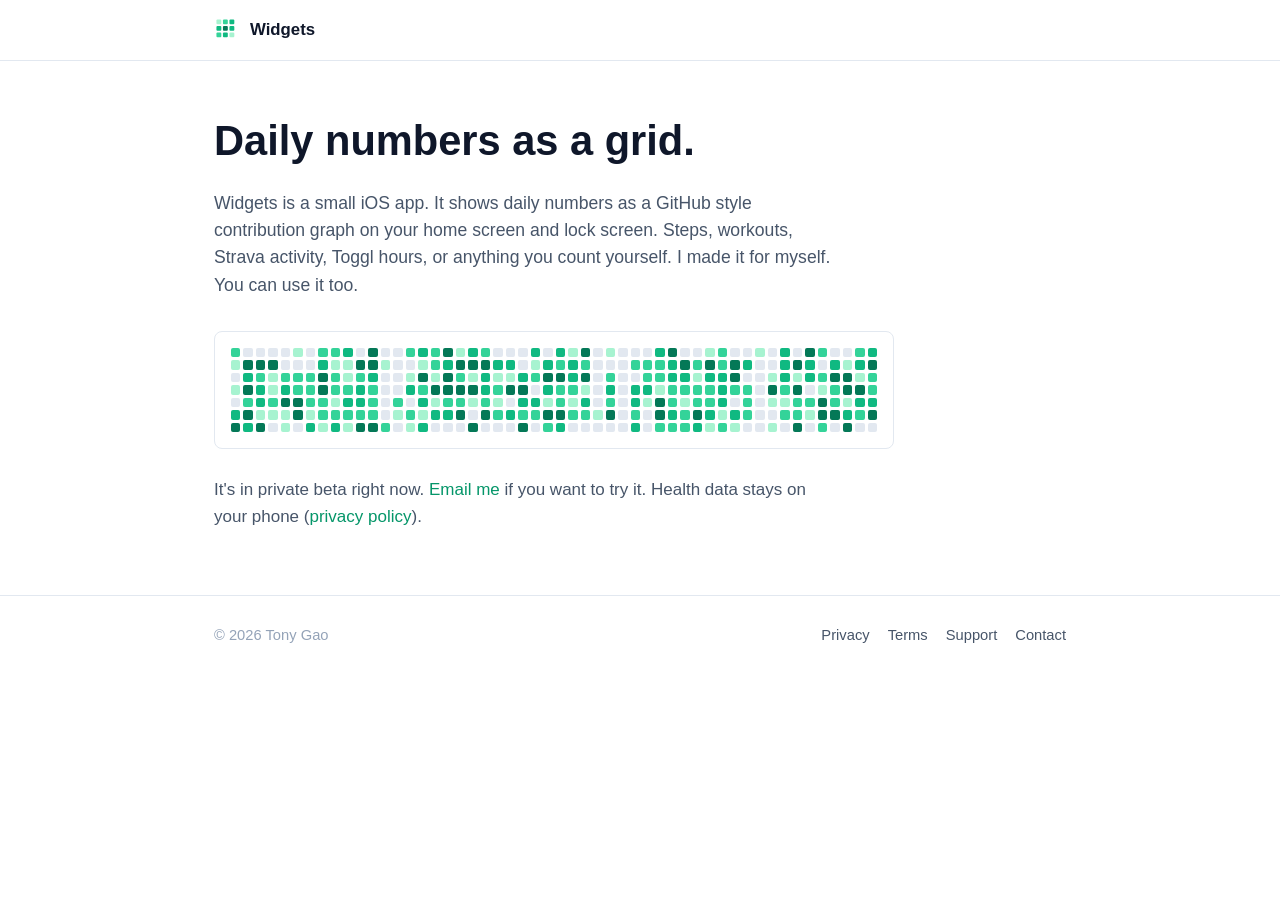
<file: index.html>
<!DOCTYPE html>
<html lang="en">
<head>
  <meta charset="UTF-8">
  <meta name="viewport" content="width=device-width, initial-scale=1.0">
  <title>Widgets</title>
  <meta name="description" content="A small iOS app that shows daily numbers as a GitHub style contribution graph on your home screen.">
  <link rel="icon" type="image/svg+xml" href="favicon.svg">
  <link rel="stylesheet" href="styles.css">
  <meta property="og:title" content="Widgets">
  <meta property="og:description" content="A small iOS app that shows daily numbers as a GitHub style contribution graph on your home screen.">
  <meta property="og:type" content="website">
  <meta name="theme-color" content="#10b981">
</head>
<body>
  <header class="site">
    <div class="container">
      <a class="brand" href="index.html">
        <svg viewBox="0 0 32 32" aria-hidden="true">
          <rect x="3"  y="3"  width="6" height="6" rx="1.2" fill="#a7f3d0"/>
          <rect x="11" y="3"  width="6" height="6" rx="1.2" fill="#34d399"/>
          <rect x="19" y="3"  width="6" height="6" rx="1.2" fill="#10b981"/>
          <rect x="3"  y="11" width="6" height="6" rx="1.2" fill="#10b981"/>
          <rect x="11" y="11" width="6" height="6" rx="1.2" fill="#047857"/>
          <rect x="19" y="11" width="6" height="6" rx="1.2" fill="#10b981"/>
          <rect x="3"  y="19" width="6" height="6" rx="1.2" fill="#34d399"/>
          <rect x="11" y="19" width="6" height="6" rx="1.2" fill="#10b981"/>
          <rect x="19" y="19" width="6" height="6" rx="1.2" fill="#a7f3d0"/>
        </svg>
        Widgets
      </a>
    </div>
  </header>

  <main>
    <section class="hero">
      <div class="container">
        <h1>Daily numbers as a grid.</h1>
        <p class="lede">
          Widgets is a small iOS app. It shows daily numbers as a GitHub style
          contribution graph on your home screen and lock screen. Steps,
          workouts, Strava activity, Toggl hours, or anything you count
          yourself. I made it for myself. You can use it too.
        </p>

        <div class="heatmap" id="hero-heatmap" aria-hidden="true"></div>

        <p class="availability">
          It's in private beta right now.
          <a href="mailto:t.gao@yale.edu?subject=Widgets%20beta">Email me</a>
          if you want to try it. Health data stays on your phone
          (<a href="privacy.html">privacy policy</a>).
        </p>
      </div>
    </section>
  </main>

  <footer class="site">
    <div class="container">
      <span>© <span id="year">2026</span> Tony Gao</span>
      <nav>
        <a href="privacy.html">Privacy</a>
        <a href="terms.html">Terms</a>
        <a href="support.html">Support</a>
        <a href="mailto:t.gao@yale.edu">Contact</a>
      </nav>
    </div>
  </footer>

  <script>
    // Hero heatmap: 52 weeks x 7 days of plausible habit data.
    // Streaks build momentum, weekends dip, and sometimes life gets in the
    // way for a few days.
    (function () {
      const root = document.getElementById('hero-heatmap');
      if (!root) return;

      const DAYS = 52 * 7;
      const levels = new Array(DAYS).fill(0);
      let momentum = 0.8;    // how ingrained the habit is right now, 0..1
      let gap = 0;           // days remaining in a "fell off the wagon" stretch

      for (let i = 0; i < DAYS; i++) {
        if (gap > 0) {
          gap--;
          if (gap === 0) momentum = 0.6; // takes a while to get going again
          continue;
        }
        // Rarely, a multi-day break: travel, sickness, lost interest.
        if (Math.random() < 0.008) {
          gap = 3 + Math.floor(Math.random() * 7);
          continue;
        }
        const weekend = i % 7 === 0 || i % 7 === 6;
        const pActive = momentum * (weekend ? 0.65 : 1.0);
        if (Math.random() < pActive) {
          const burst = Math.random() < 0.1 ? 1 : 0; // occasional big day
          levels[i] = Math.min(4, 1 + Math.floor(Math.random() * (1.5 + momentum * 2.5)) + burst);
          momentum = Math.min(0.95, momentum + 0.05);
        } else {
          momentum = Math.max(0.5, momentum - 0.03);
        }
      }

      const cls = ['', 'l1', 'l2', 'l3', 'l4'];
      const frag = document.createDocumentFragment();
      for (let w = 0; w < 52; w++) {
        const col = document.createElement('div');
        col.className = 'col';
        for (let d = 0; d < 7; d++) {
          const cell = document.createElement('div');
          cell.className = 'cell ' + cls[levels[w * 7 + d]];
          col.appendChild(cell);
        }
        frag.appendChild(col);
      }
      root.appendChild(frag);

      const y = document.getElementById('year');
      if (y) y.textContent = String(new Date().getFullYear());
    })();
  </script>
</body>
</html>
</file>
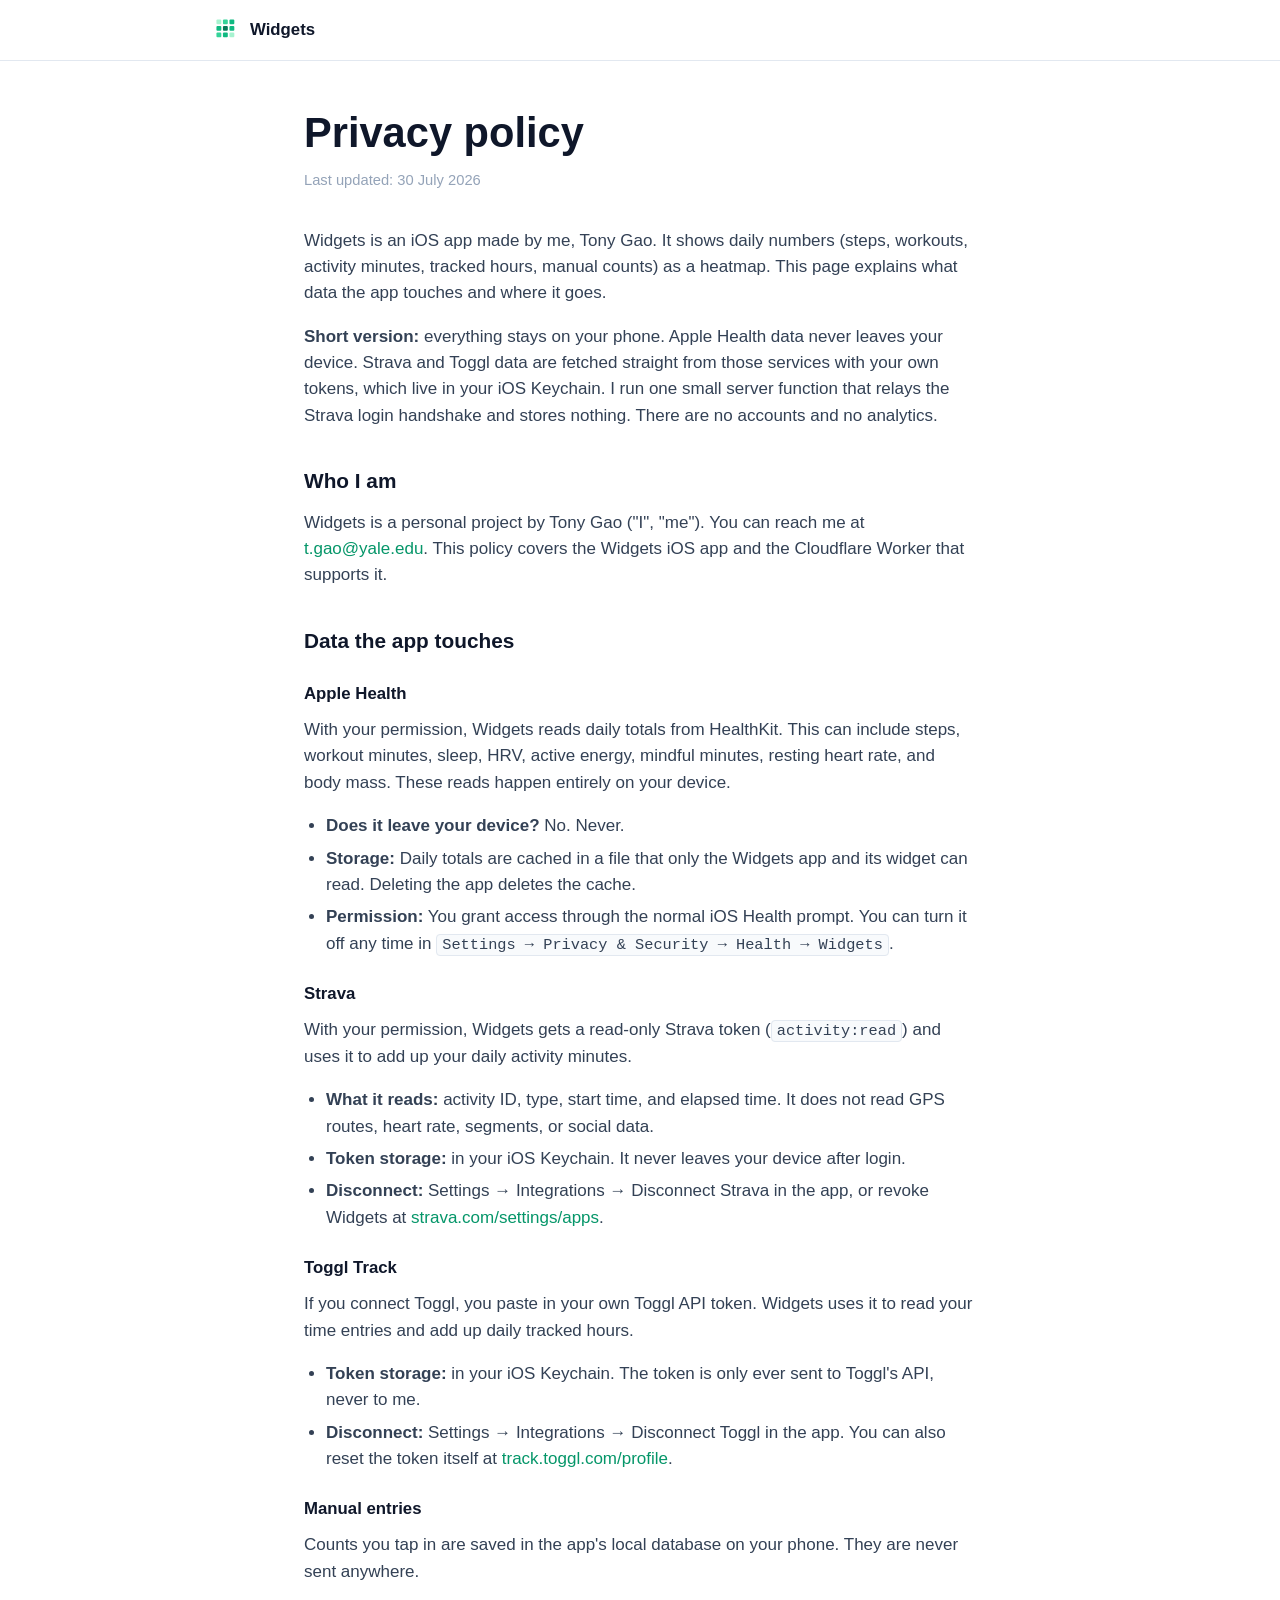
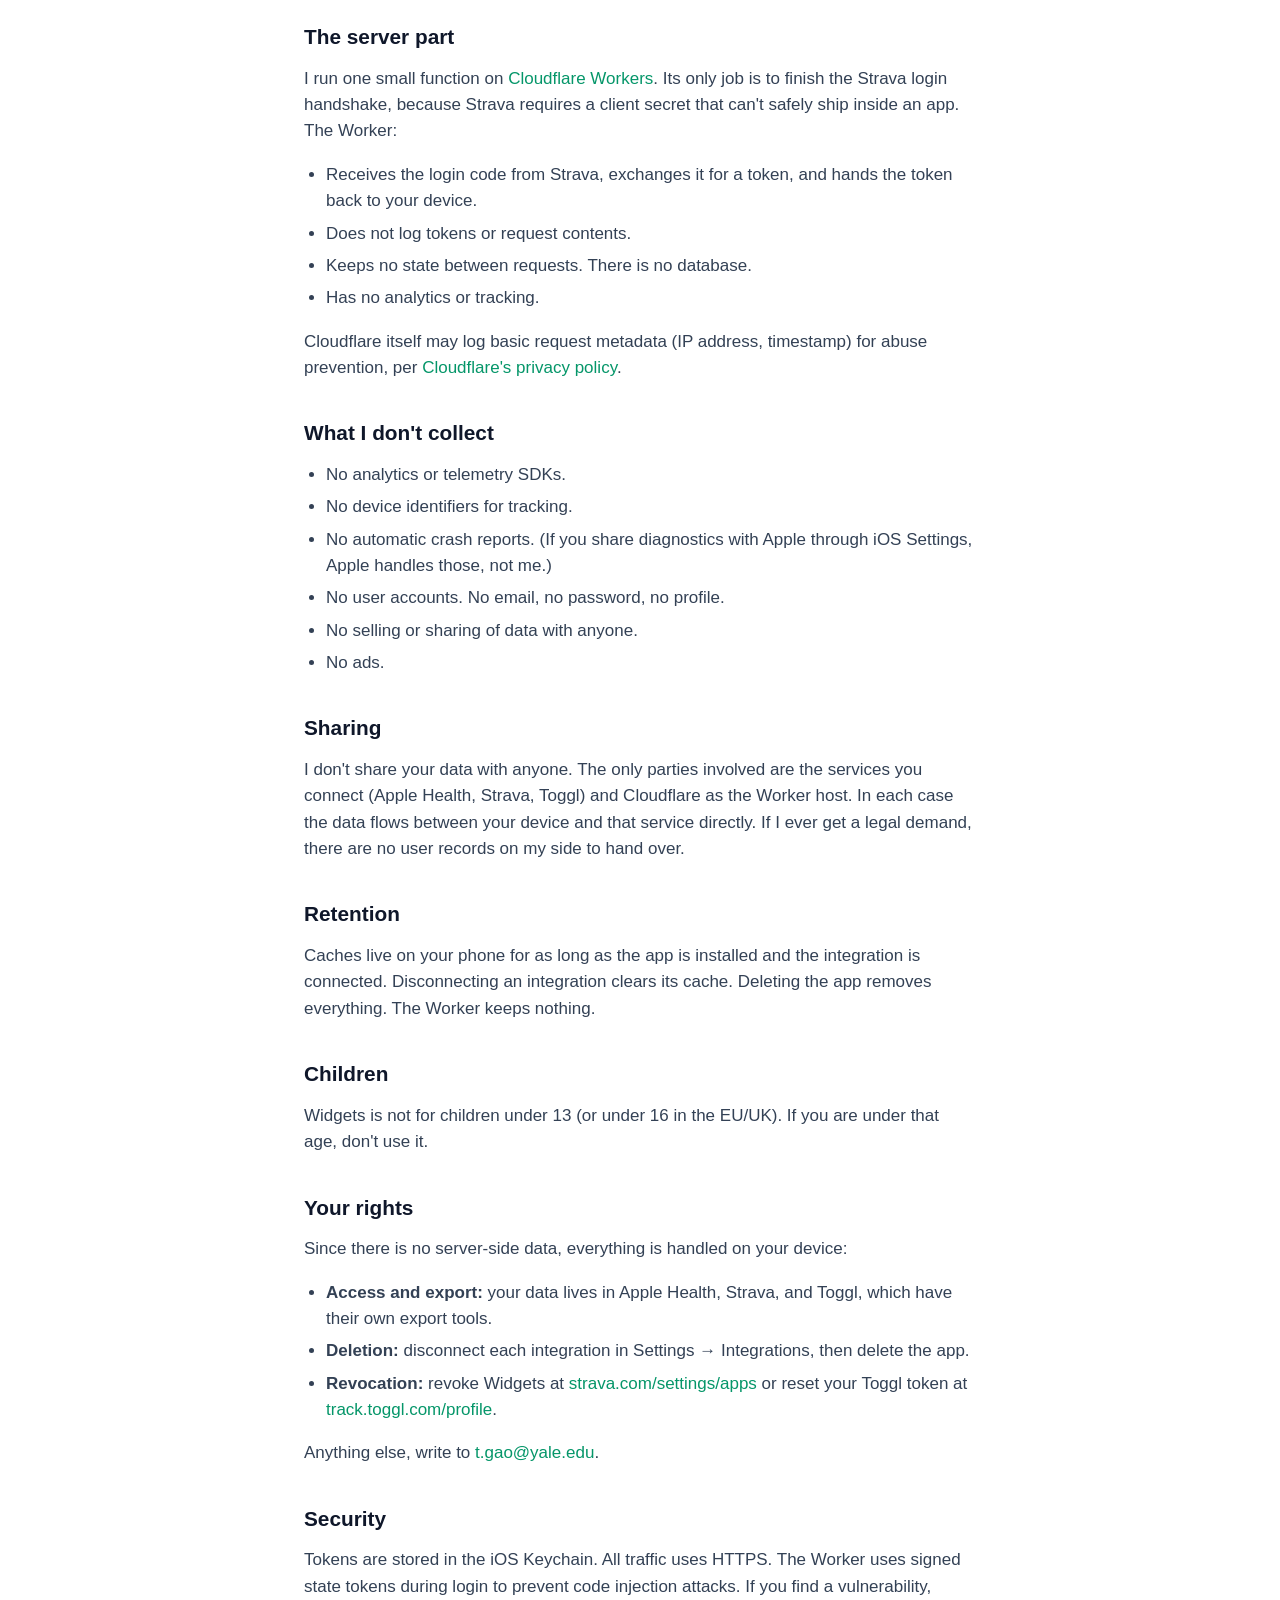
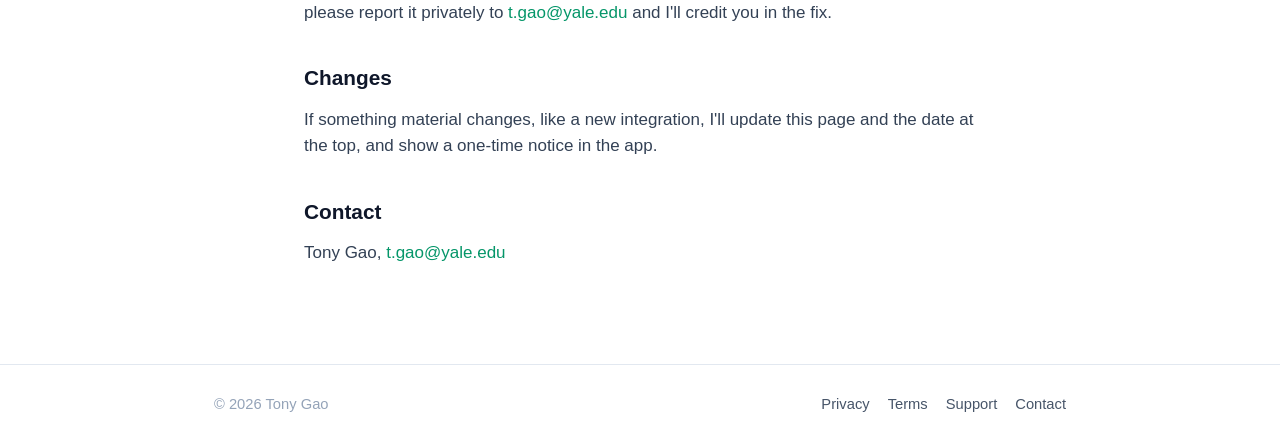
<file: privacy.html>
<!DOCTYPE html>
<html lang="en">
<head>
  <meta charset="UTF-8">
  <meta name="viewport" content="width=device-width, initial-scale=1.0">
  <title>Widgets privacy policy</title>
  <meta name="description" content="Widgets privacy policy. Health data stays on your device. Integration tokens are stored in your iOS Keychain.">
  <link rel="icon" type="image/svg+xml" href="favicon.svg">
  <link rel="stylesheet" href="styles.css">
</head>
<body>
  <header class="site">
    <div class="container">
      <a class="brand" href="index.html">
        <svg viewBox="0 0 32 32" aria-hidden="true">
          <rect x="3"  y="3"  width="6" height="6" rx="1.2" fill="#a7f3d0"/>
          <rect x="11" y="3"  width="6" height="6" rx="1.2" fill="#34d399"/>
          <rect x="19" y="3"  width="6" height="6" rx="1.2" fill="#10b981"/>
          <rect x="3"  y="11" width="6" height="6" rx="1.2" fill="#10b981"/>
          <rect x="11" y="11" width="6" height="6" rx="1.2" fill="#047857"/>
          <rect x="19" y="11" width="6" height="6" rx="1.2" fill="#10b981"/>
          <rect x="3"  y="19" width="6" height="6" rx="1.2" fill="#34d399"/>
          <rect x="11" y="19" width="6" height="6" rx="1.2" fill="#10b981"/>
          <rect x="19" y="19" width="6" height="6" rx="1.2" fill="#a7f3d0"/>
        </svg>
        Widgets
      </a>
    </div>
  </header>

  <article class="legal">
    <h1>Privacy policy</h1>
    <p class="updated">Last updated: 30 July 2026</p>

    <p>
      Widgets is an iOS app made by me, Tony Gao. It shows daily numbers
      (steps, workouts, activity minutes, tracked hours, manual counts) as a
      heatmap. This page explains what data the app touches and where it goes.
    </p>

    <p>
      <strong>Short version:</strong> everything stays on your phone. Apple
      Health data never leaves your device. Strava and Toggl data are fetched
      straight from those services with your own tokens, which live in your
      iOS Keychain. I run one small server function that relays the Strava
      login handshake and stores nothing. There are no accounts and no
      analytics.
    </p>

    <h2>Who I am</h2>
    <p>
      Widgets is a personal project by Tony Gao ("I", "me"). You can reach me
      at <a href="mailto:t.gao@yale.edu">t.gao@yale.edu</a>. This policy
      covers the Widgets iOS app and the Cloudflare Worker that supports it.
    </p>

    <h2>Data the app touches</h2>

    <h3>Apple Health</h3>
    <p>
      With your permission, Widgets reads daily totals from HealthKit. This
      can include steps, workout minutes, sleep, HRV, active energy, mindful
      minutes, resting heart rate, and body mass. These reads happen entirely
      on your device.
    </p>
    <ul>
      <li><strong>Does it leave your device?</strong> No. Never.</li>
      <li><strong>Storage:</strong> Daily totals are cached in a file that
        only the Widgets app and its widget can read. Deleting the app
        deletes the cache.</li>
      <li><strong>Permission:</strong> You grant access through the normal
        iOS Health prompt. You can turn it off any time in
        <code>Settings → Privacy &amp; Security → Health → Widgets</code>.</li>
    </ul>

    <h3>Strava</h3>
    <p>
      With your permission, Widgets gets a read-only Strava token
      (<code>activity:read</code>) and uses it to add up your daily activity
      minutes.
    </p>
    <ul>
      <li><strong>What it reads:</strong> activity ID, type, start time, and
        elapsed time. It does not read GPS routes, heart rate, segments, or
        social data.</li>
      <li><strong>Token storage:</strong> in your iOS Keychain. It never
        leaves your device after login.</li>
      <li><strong>Disconnect:</strong> Settings → Integrations → Disconnect
        Strava in the app, or revoke Widgets at
        <a href="https://www.strava.com/settings/apps" rel="noopener">strava.com/settings/apps</a>.</li>
    </ul>

    <h3>Toggl Track</h3>
    <p>
      If you connect Toggl, you paste in your own Toggl API token. Widgets
      uses it to read your time entries and add up daily tracked hours.
    </p>
    <ul>
      <li><strong>Token storage:</strong> in your iOS Keychain. The token is
        only ever sent to Toggl's API, never to me.</li>
      <li><strong>Disconnect:</strong> Settings → Integrations → Disconnect
        Toggl in the app. You can also reset the token itself at
        <a href="https://track.toggl.com/profile" rel="noopener">track.toggl.com/profile</a>.</li>
    </ul>

    <h3>Manual entries</h3>
    <p>
      Counts you tap in are saved in the app's local database on your phone.
      They are never sent anywhere.
    </p>

    <h2>The server part</h2>
    <p>
      I run one small function on
      <a href="https://workers.cloudflare.com" rel="noopener">Cloudflare Workers</a>.
      Its only job is to finish the Strava login handshake, because Strava
      requires a client secret that can't safely ship inside an app. The
      Worker:
    </p>
    <ul>
      <li>Receives the login code from Strava, exchanges it for a token, and
        hands the token back to your device.</li>
      <li>Does not log tokens or request contents.</li>
      <li>Keeps no state between requests. There is no database.</li>
      <li>Has no analytics or tracking.</li>
    </ul>
    <p>
      Cloudflare itself may log basic request metadata (IP address,
      timestamp) for abuse prevention, per
      <a href="https://www.cloudflare.com/privacypolicy/" rel="noopener">Cloudflare's privacy policy</a>.
    </p>

    <h2>What I don't collect</h2>
    <ul>
      <li>No analytics or telemetry SDKs.</li>
      <li>No device identifiers for tracking.</li>
      <li>No automatic crash reports. (If you share diagnostics with Apple
        through iOS Settings, Apple handles those, not me.)</li>
      <li>No user accounts. No email, no password, no profile.</li>
      <li>No selling or sharing of data with anyone.</li>
      <li>No ads.</li>
    </ul>

    <h2>Sharing</h2>
    <p>
      I don't share your data with anyone. The only parties involved are the
      services you connect (Apple Health, Strava, Toggl) and Cloudflare as
      the Worker host. In each case the data flows between your device and
      that service directly. If I ever get a legal demand, there are no user
      records on my side to hand over.
    </p>

    <h2>Retention</h2>
    <p>
      Caches live on your phone for as long as the app is installed and the
      integration is connected. Disconnecting an integration clears its
      cache. Deleting the app removes everything. The Worker keeps nothing.
    </p>

    <h2>Children</h2>
    <p>
      Widgets is not for children under 13 (or under 16 in the EU/UK). If you
      are under that age, don't use it.
    </p>

    <h2>Your rights</h2>
    <p>
      Since there is no server-side data, everything is handled on your
      device:
    </p>
    <ul>
      <li><strong>Access and export:</strong> your data lives in Apple
        Health, Strava, and Toggl, which have their own export tools.</li>
      <li><strong>Deletion:</strong> disconnect each integration in Settings
        → Integrations, then delete the app.</li>
      <li><strong>Revocation:</strong> revoke Widgets at
        <a href="https://www.strava.com/settings/apps" rel="noopener">strava.com/settings/apps</a>
        or reset your Toggl token at
        <a href="https://track.toggl.com/profile" rel="noopener">track.toggl.com/profile</a>.</li>
    </ul>
    <p>
      Anything else, write to
      <a href="mailto:t.gao@yale.edu">t.gao@yale.edu</a>.
    </p>

    <h2>Security</h2>
    <p>
      Tokens are stored in the iOS Keychain. All traffic uses HTTPS. The
      Worker uses signed state tokens during login to prevent code injection
      attacks. If you find a vulnerability, please report it privately to
      <a href="mailto:t.gao@yale.edu">t.gao@yale.edu</a> and I'll credit you
      in the fix.
    </p>

    <h2>Changes</h2>
    <p>
      If something material changes, like a new integration, I'll update this
      page and the date at the top, and show a one-time notice in the app.
    </p>

    <h2>Contact</h2>
    <p>
      Tony Gao, <a href="mailto:t.gao@yale.edu">t.gao@yale.edu</a>
    </p>
  </article>

  <footer class="site">
    <div class="container">
      <span>© 2026 Tony Gao</span>
      <nav>
        <a href="privacy.html">Privacy</a>
        <a href="terms.html">Terms</a>
        <a href="support.html">Support</a>
        <a href="mailto:t.gao@yale.edu">Contact</a>
      </nav>
    </div>
  </footer>
</body>
</html>
</file>
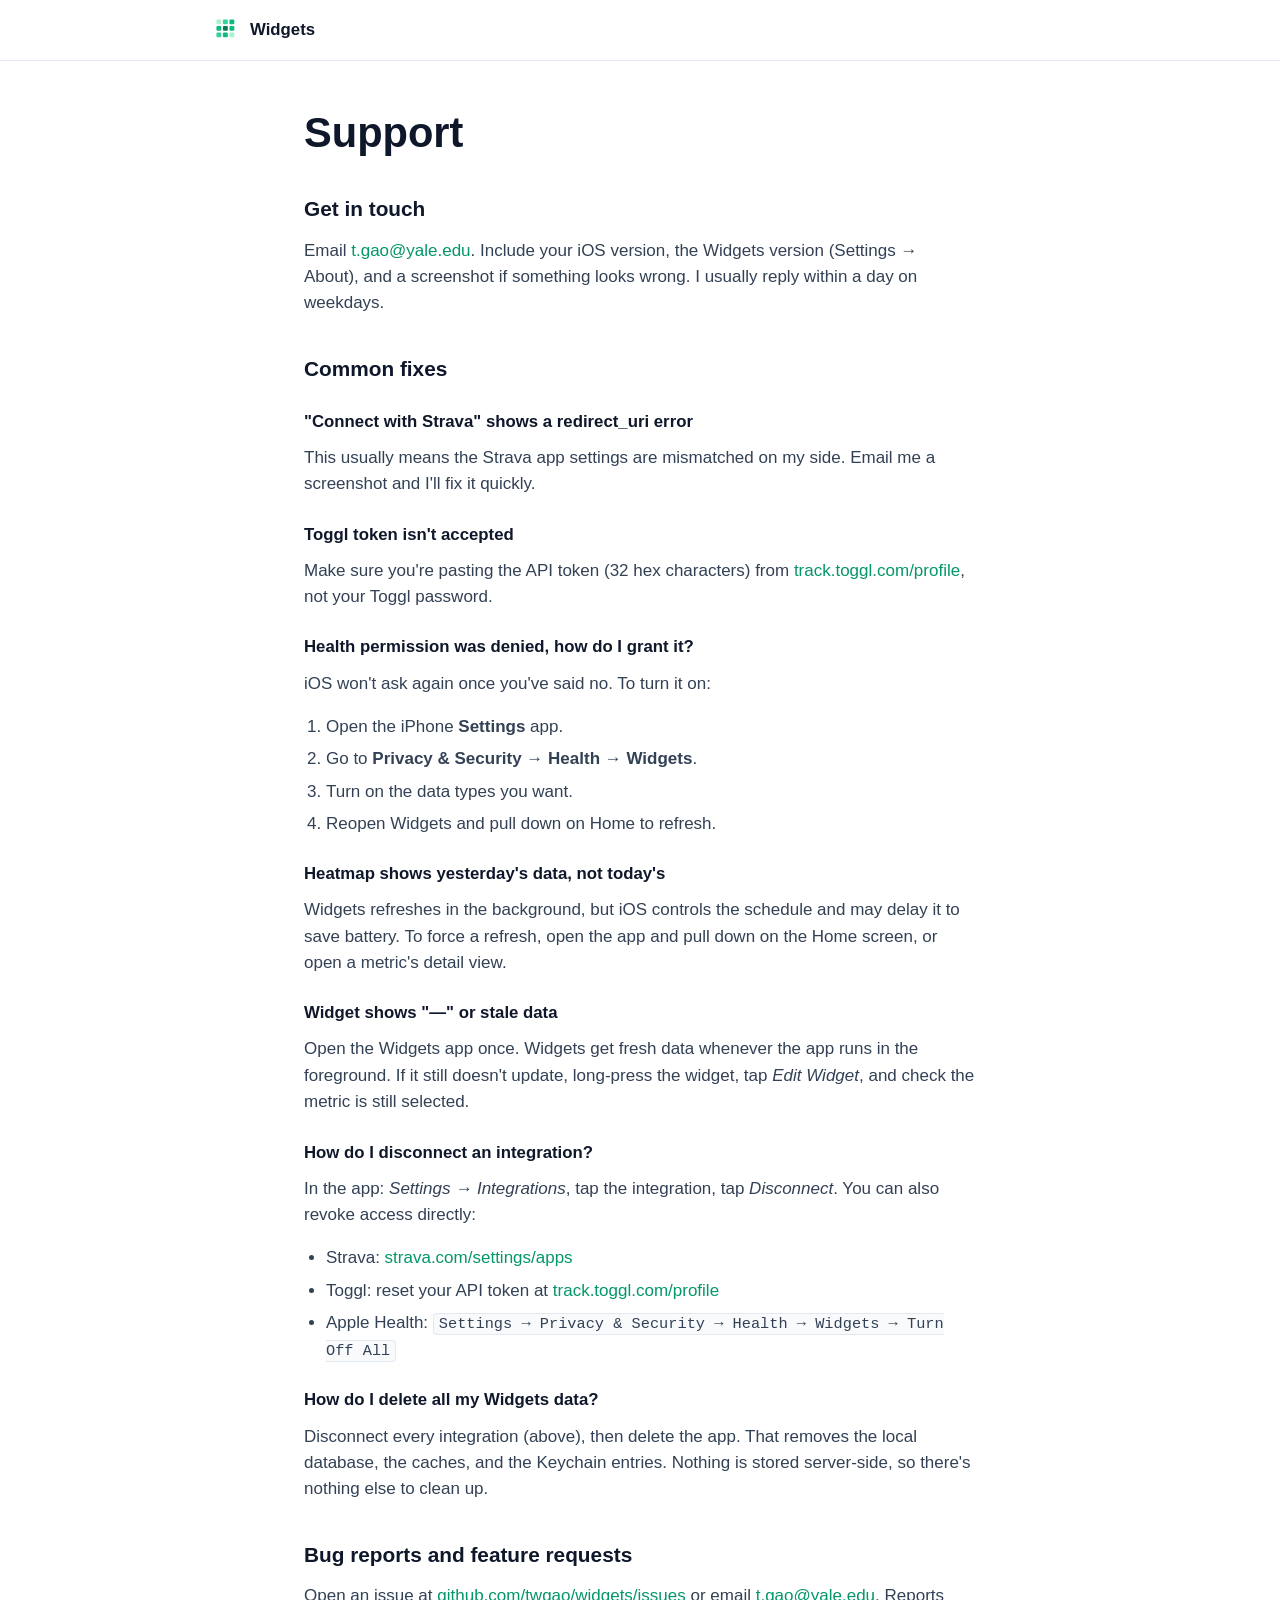
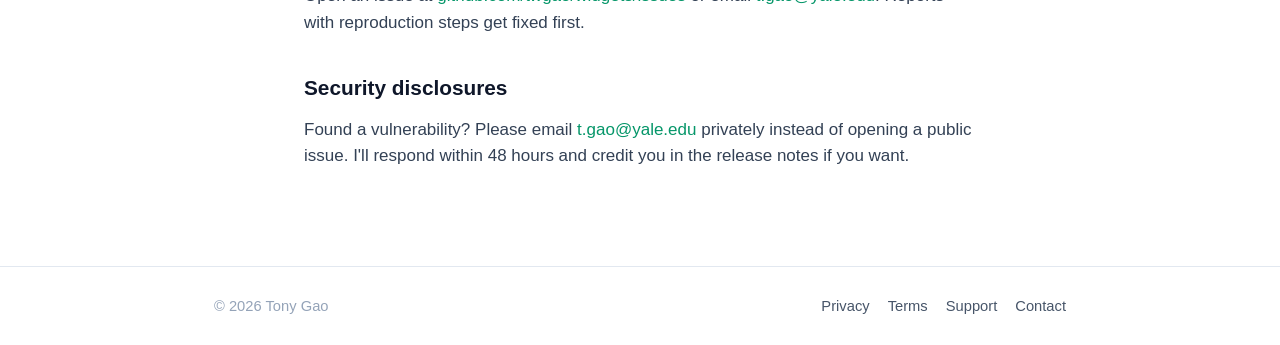
<file: support.html>
<!DOCTYPE html>
<html lang="en">
<head>
  <meta charset="UTF-8">
  <meta name="viewport" content="width=device-width, initial-scale=1.0">
  <title>Widgets support</title>
  <meta name="description" content="Widgets support. Common fixes for Strava, Toggl, and Apple Health connection issues, and how to reach me.">
  <link rel="icon" type="image/svg+xml" href="favicon.svg">
  <link rel="stylesheet" href="styles.css">
</head>
<body>
  <header class="site">
    <div class="container">
      <a class="brand" href="index.html">
        <svg viewBox="0 0 32 32" aria-hidden="true">
          <rect x="3"  y="3"  width="6" height="6" rx="1.2" fill="#a7f3d0"/>
          <rect x="11" y="3"  width="6" height="6" rx="1.2" fill="#34d399"/>
          <rect x="19" y="3"  width="6" height="6" rx="1.2" fill="#10b981"/>
          <rect x="3"  y="11" width="6" height="6" rx="1.2" fill="#10b981"/>
          <rect x="11" y="11" width="6" height="6" rx="1.2" fill="#047857"/>
          <rect x="19" y="11" width="6" height="6" rx="1.2" fill="#10b981"/>
          <rect x="3"  y="19" width="6" height="6" rx="1.2" fill="#34d399"/>
          <rect x="11" y="19" width="6" height="6" rx="1.2" fill="#10b981"/>
          <rect x="19" y="19" width="6" height="6" rx="1.2" fill="#a7f3d0"/>
        </svg>
        Widgets
      </a>
    </div>
  </header>

  <article class="legal">
    <h1>Support</h1>

    <h2>Get in touch</h2>
    <p>
      Email <a href="mailto:t.gao@yale.edu?subject=Widgets%20support">t.gao@yale.edu</a>.
      Include your iOS version, the Widgets version (Settings → About), and a
      screenshot if something looks wrong. I usually reply within a day on
      weekdays.
    </p>

    <h2>Common fixes</h2>

    <h3>"Connect with Strava" shows a redirect_uri error</h3>
    <p>
      This usually means the Strava app settings are mismatched on my side.
      Email me a screenshot and I'll fix it quickly.
    </p>

    <h3>Toggl token isn't accepted</h3>
    <p>
      Make sure you're pasting the API token (32 hex characters) from
      <a href="https://track.toggl.com/profile" rel="noopener">track.toggl.com/profile</a>,
      not your Toggl password.
    </p>

    <h3>Health permission was denied, how do I grant it?</h3>
    <p>
      iOS won't ask again once you've said no. To turn it on:
    </p>
    <ol>
      <li>Open the iPhone <strong>Settings</strong> app.</li>
      <li>Go to <strong>Privacy &amp; Security → Health → Widgets</strong>.</li>
      <li>Turn on the data types you want.</li>
      <li>Reopen Widgets and pull down on Home to refresh.</li>
    </ol>

    <h3>Heatmap shows yesterday's data, not today's</h3>
    <p>
      Widgets refreshes in the background, but iOS controls the schedule and
      may delay it to save battery. To force a refresh, open the app and pull
      down on the Home screen, or open a metric's detail view.
    </p>

    <h3>Widget shows "—" or stale data</h3>
    <p>
      Open the Widgets app once. Widgets get fresh data whenever the app runs
      in the foreground. If it still doesn't update, long-press the widget,
      tap <em>Edit Widget</em>, and check the metric is still selected.
    </p>

    <h3>How do I disconnect an integration?</h3>
    <p>
      In the app: <em>Settings → Integrations</em>, tap the integration, tap
      <em>Disconnect</em>. You can also revoke access directly:
    </p>
    <ul>
      <li>Strava: <a href="https://www.strava.com/settings/apps" rel="noopener">strava.com/settings/apps</a></li>
      <li>Toggl: reset your API token at <a href="https://track.toggl.com/profile" rel="noopener">track.toggl.com/profile</a></li>
      <li>Apple Health: <code>Settings → Privacy &amp; Security → Health → Widgets → Turn Off All</code></li>
    </ul>

    <h3>How do I delete all my Widgets data?</h3>
    <p>
      Disconnect every integration (above), then delete the app. That removes
      the local database, the caches, and the Keychain entries. Nothing is
      stored server-side, so there's nothing else to clean up.
    </p>

    <h2>Bug reports and feature requests</h2>
    <p>
      Open an issue at
      <a href="https://github.com/twgao/widgets/issues" rel="noopener">github.com/twgao/widgets/issues</a>
      or email
      <a href="mailto:t.gao@yale.edu?subject=Widgets%20bug%20report">t.gao@yale.edu</a>.
      Reports with reproduction steps get fixed first.
    </p>

    <h2>Security disclosures</h2>
    <p>
      Found a vulnerability? Please email
      <a href="mailto:t.gao@yale.edu?subject=Widgets%20security%20disclosure">t.gao@yale.edu</a>
      privately instead of opening a public issue. I'll respond within 48
      hours and credit you in the release notes if you want.
    </p>
  </article>

  <footer class="site">
    <div class="container">
      <span>© 2026 Tony Gao</span>
      <nav>
        <a href="privacy.html">Privacy</a>
        <a href="terms.html">Terms</a>
        <a href="support.html">Support</a>
        <a href="mailto:t.gao@yale.edu">Contact</a>
      </nav>
    </div>
  </footer>
</body>
</html>
</file>
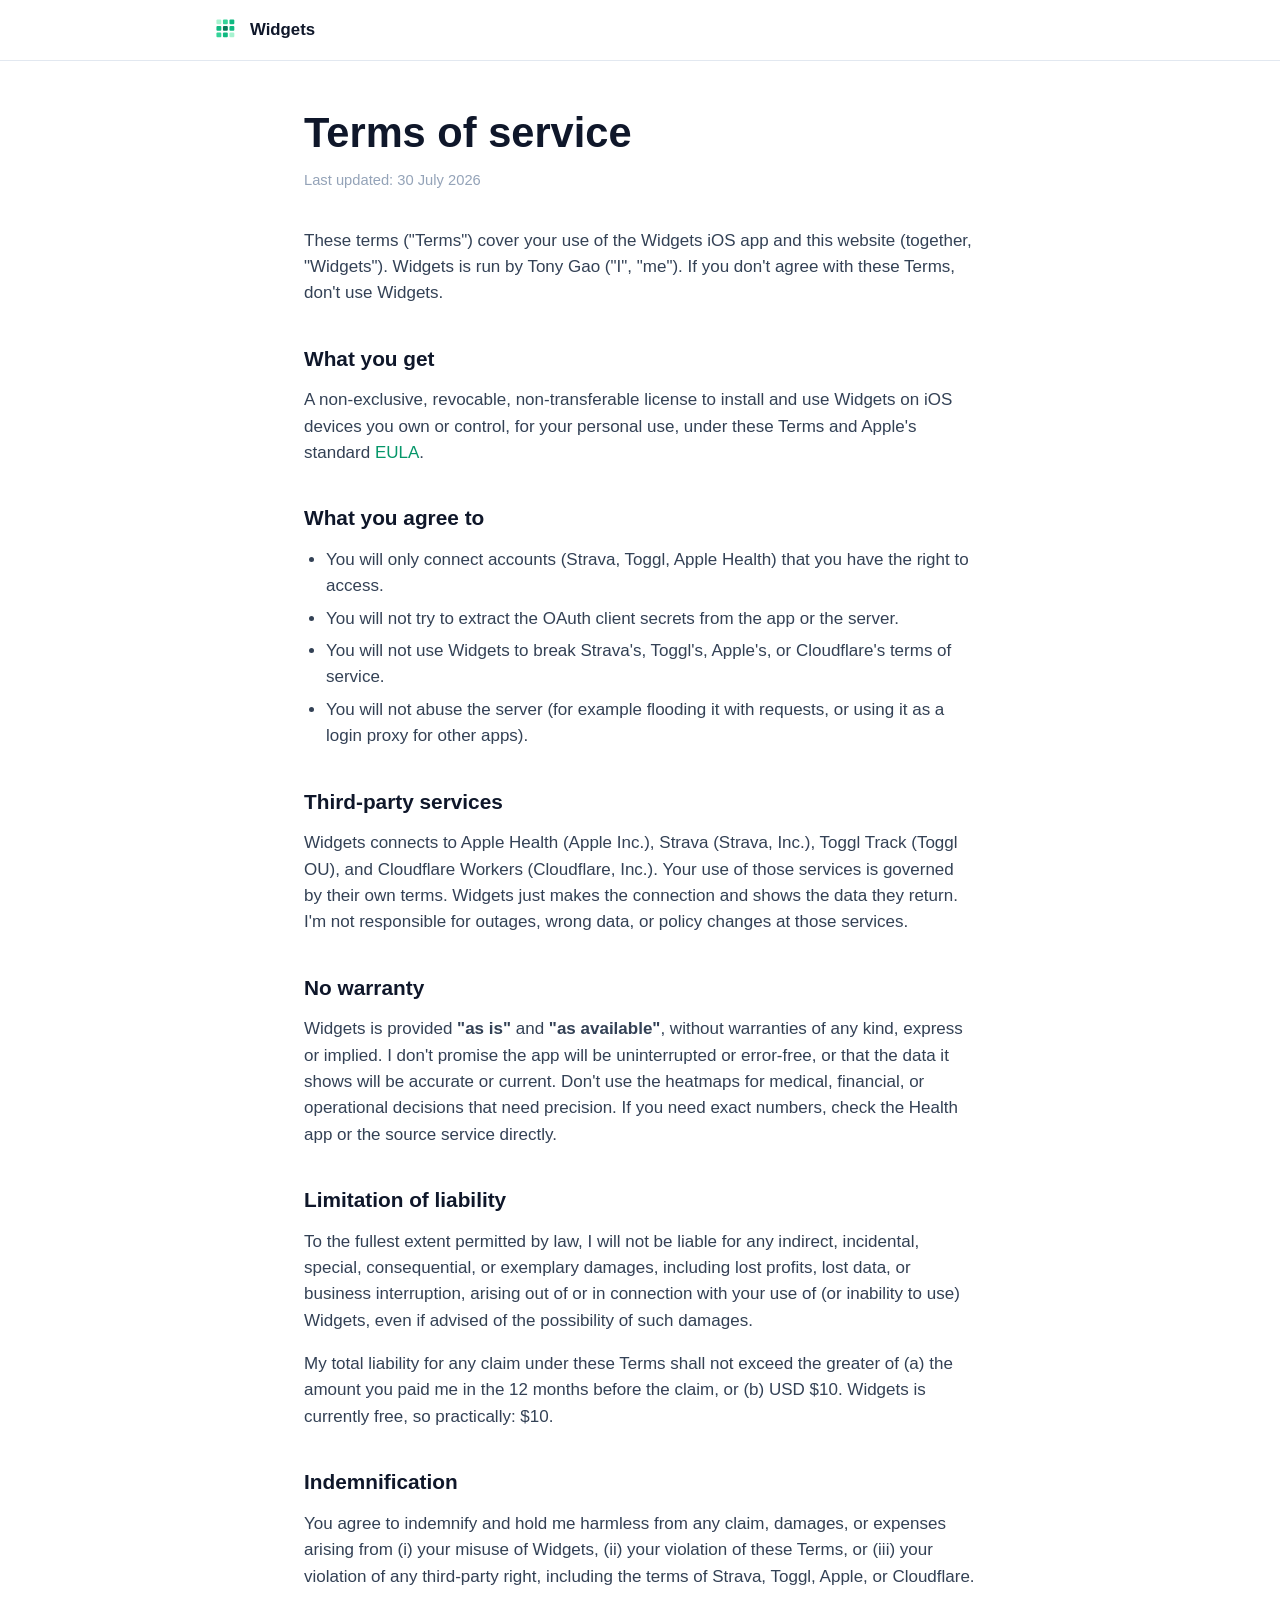
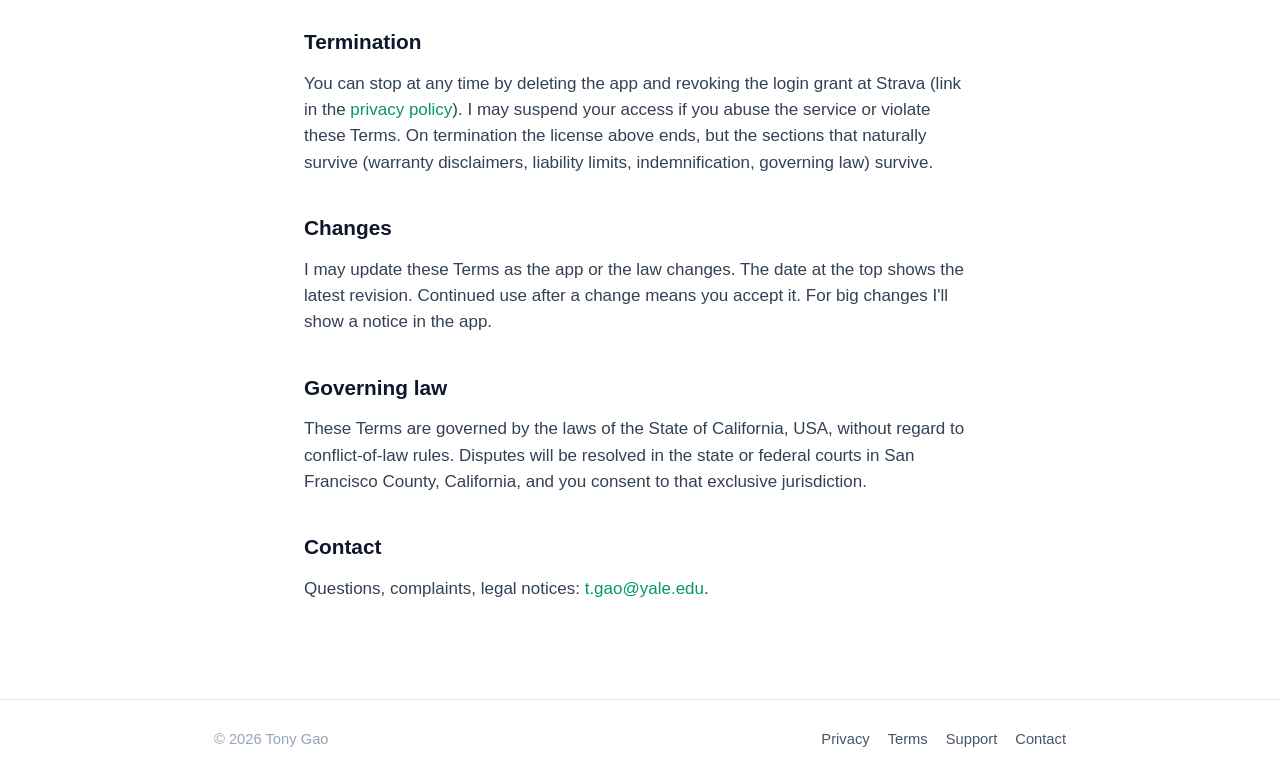
<file: terms.html>
<!DOCTYPE html>
<html lang="en">
<head>
  <meta charset="UTF-8">
  <meta name="viewport" content="width=device-width, initial-scale=1.0">
  <title>Widgets terms of service</title>
  <meta name="description" content="Widgets terms of service. Plain terms for using the Widgets iOS app.">
  <link rel="icon" type="image/svg+xml" href="favicon.svg">
  <link rel="stylesheet" href="styles.css">
</head>
<body>
  <header class="site">
    <div class="container">
      <a class="brand" href="index.html">
        <svg viewBox="0 0 32 32" aria-hidden="true">
          <rect x="3"  y="3"  width="6" height="6" rx="1.2" fill="#a7f3d0"/>
          <rect x="11" y="3"  width="6" height="6" rx="1.2" fill="#34d399"/>
          <rect x="19" y="3"  width="6" height="6" rx="1.2" fill="#10b981"/>
          <rect x="3"  y="11" width="6" height="6" rx="1.2" fill="#10b981"/>
          <rect x="11" y="11" width="6" height="6" rx="1.2" fill="#047857"/>
          <rect x="19" y="11" width="6" height="6" rx="1.2" fill="#10b981"/>
          <rect x="3"  y="19" width="6" height="6" rx="1.2" fill="#34d399"/>
          <rect x="11" y="19" width="6" height="6" rx="1.2" fill="#10b981"/>
          <rect x="19" y="19" width="6" height="6" rx="1.2" fill="#a7f3d0"/>
        </svg>
        Widgets
      </a>
    </div>
  </header>

  <article class="legal">
    <h1>Terms of service</h1>
    <p class="updated">Last updated: 30 July 2026</p>

    <p>
      These terms ("Terms") cover your use of the Widgets iOS app and this
      website (together, "Widgets"). Widgets is run by Tony Gao ("I", "me").
      If you don't agree with these Terms, don't use Widgets.
    </p>

    <h2>What you get</h2>
    <p>
      A non-exclusive, revocable, non-transferable license to install and use
      Widgets on iOS devices you own or control, for your personal use, under
      these Terms and Apple's standard
      <a href="https://www.apple.com/legal/internet-services/itunes/dev/stdeula/" rel="noopener">EULA</a>.
    </p>

    <h2>What you agree to</h2>
    <ul>
      <li>You will only connect accounts (Strava, Toggl, Apple Health) that
        you have the right to access.</li>
      <li>You will not try to extract the OAuth client secrets from the app
        or the server.</li>
      <li>You will not use Widgets to break Strava's, Toggl's, Apple's, or
        Cloudflare's terms of service.</li>
      <li>You will not abuse the server (for example flooding it with
        requests, or using it as a login proxy for other apps).</li>
    </ul>

    <h2>Third-party services</h2>
    <p>
      Widgets connects to Apple Health (Apple Inc.), Strava (Strava, Inc.),
      Toggl Track (Toggl OU), and Cloudflare Workers (Cloudflare, Inc.). Your
      use of those services is governed by their own terms. Widgets just
      makes the connection and shows the data they return. I'm not
      responsible for outages, wrong data, or policy changes at those
      services.
    </p>

    <h2>No warranty</h2>
    <p>
      Widgets is provided <strong>"as is"</strong> and <strong>"as
      available"</strong>, without warranties of any kind, express or
      implied. I don't promise the app will be uninterrupted or error-free,
      or that the data it shows will be accurate or current. Don't use
      the heatmaps for medical, financial, or operational decisions
      that need precision. If you need exact numbers, check the Health app or
      the source service directly.
    </p>

    <h2>Limitation of liability</h2>
    <p>
      To the fullest extent permitted by law, I will not be liable for any
      indirect, incidental, special, consequential, or exemplary damages,
      including lost profits, lost data, or business interruption, arising
      out of or in connection with your use of (or inability to use)
      Widgets, even if advised of the possibility of such damages.
    </p>
    <p>
      My total liability for any claim under these Terms shall not exceed
      the greater of (a) the amount you paid me in the 12 months before the
      claim, or (b) USD $10. Widgets is currently free, so practically: $10.
    </p>

    <h2>Indemnification</h2>
    <p>
      You agree to indemnify and hold me harmless from any claim, damages,
      or expenses arising from (i) your misuse of Widgets, (ii) your
      violation of these Terms, or (iii) your violation of any third-party
      right, including the terms of Strava, Toggl, Apple, or Cloudflare.
    </p>

    <h2>Termination</h2>
    <p>
      You can stop at any time by deleting the app and revoking the login
      grant at Strava (link in the <a href="privacy.html">privacy policy</a>).
      I may suspend your access if you abuse the service or violate these
      Terms. On termination the license above ends, but the sections that
      naturally survive (warranty disclaimers, liability limits,
      indemnification, governing law) survive.
    </p>

    <h2>Changes</h2>
    <p>
      I may update these Terms as the app or the law changes. The date at
      the top shows the latest revision. Continued use after a change means
      you accept it. For big changes I'll show a notice in the app.
    </p>

    <h2>Governing law</h2>
    <p>
      These Terms are governed by the laws of the State of California, USA,
      without regard to conflict-of-law rules. Disputes will be resolved in
      the state or federal courts in San Francisco County, California, and
      you consent to that exclusive jurisdiction.
    </p>

    <h2>Contact</h2>
    <p>
      Questions, complaints, legal notices:
      <a href="mailto:t.gao@yale.edu">t.gao@yale.edu</a>.
    </p>
  </article>

  <footer class="site">
    <div class="container">
      <span>© 2026 Tony Gao</span>
      <nav>
        <a href="privacy.html">Privacy</a>
        <a href="terms.html">Terms</a>
        <a href="support.html">Support</a>
        <a href="mailto:t.gao@yale.edu">Contact</a>
      </nav>
    </div>
  </footer>
</body>
</html>
</file>
<file: styles.css>
/* GridKit site. Plain, dark-mode aware, no framework. */

:root {
  --green-200: #a7f3d0;
  --green-400: #34d399;
  --green-500: #10b981;
  --green-600: #059669;
  --green-700: #047857;
  --ink-900: #0f172a;
  --ink-700: #334155;
  --ink-600: #475569;
  --ink-400: #94a3b8;
  --ink-200: #e2e8f0;
  --bg: #ffffff;
  --bg-soft: #f8fafc;
  --border: #e2e8f0;
  --max-w: 900px;
}

@media (prefers-color-scheme: dark) {
  :root {
    --ink-900: #f8fafc;
    --ink-700: #cbd5e1;
    --ink-600: #94a3b8;
    --ink-400: #64748b;
    --ink-200: #334155;
    --bg: #0b1220;
    --bg-soft: #0f172a;
    --border: #1e293b;
  }
}

* { box-sizing: border-box; }

html, body {
  margin: 0;
  padding: 0;
}

body {
  font-family: -apple-system, BlinkMacSystemFont, "Segoe UI", Roboto, sans-serif;
  font-size: 17px;
  line-height: 1.55;
  color: var(--ink-700);
  background: var(--bg);
}

a { color: var(--green-600); text-decoration: none; }
a:hover { text-decoration: underline; }

h1, h2, h3 {
  color: var(--ink-900);
  margin: 0 0 .6em;
}
h1 { font-size: clamp(1.9rem, 4vw, 2.6rem); line-height: 1.15; }
h2 { font-size: 1.4rem; }
h3 { font-size: 1.1rem; }

p { margin: 0 0 1em; }

.container {
  max-width: var(--max-w);
  margin: 0 auto;
  padding: 0 24px;
}

/* Header */

header.site {
  border-bottom: 1px solid var(--border);
}
header.site .container {
  display: flex;
  align-items: center;
  height: 60px;
}
.brand {
  display: flex;
  align-items: center;
  gap: 10px;
  color: var(--ink-900);
  font-weight: 700;
  font-size: 1.05rem;
}
.brand:hover { text-decoration: none; }
.brand svg { width: 26px; height: 26px; }

/* Landing */

section.hero {
  padding: 56px 0 48px;
}
section.hero .lede {
  font-size: 1.1rem;
  color: var(--ink-600);
  max-width: 620px;
  margin-bottom: 32px;
}
.availability {
  margin-top: 28px;
  max-width: 620px;
  color: var(--ink-600);
}

/* Heatmap */

.heatmap {
  display: grid;
  grid-template-columns: repeat(52, 1fr);
  gap: 3px;
  max-width: 680px;
  padding: 16px;
  border: 1px solid var(--border);
  border-radius: 8px;
}
.heatmap .col {
  display: grid;
  grid-template-rows: repeat(7, 1fr);
  gap: 3px;
}
.heatmap .cell {
  aspect-ratio: 1;
  border-radius: 2px;
  background: var(--ink-200);
}
.heatmap .cell.l1 { background: var(--green-200); }
.heatmap .cell.l2 { background: var(--green-400); }
.heatmap .cell.l3 { background: var(--green-500); }
.heatmap .cell.l4 { background: var(--green-700); }

/* Footer */

footer.site {
  border-top: 1px solid var(--border);
  padding: 28px 0;
  color: var(--ink-400);
  font-size: 0.92rem;
}
footer.site .container {
  display: flex;
  flex-wrap: wrap;
  justify-content: space-between;
  align-items: center;
  gap: 16px;
}
footer.site nav {
  display: flex;
  gap: 18px;
}
footer.site nav a { color: var(--ink-600); }

/* Text pages (privacy, terms, support) */

article.legal {
  max-width: 720px;
  margin: 0 auto;
  padding: 48px 24px 80px;
}
article.legal h1 { margin-bottom: 12px; }
article.legal .updated {
  color: var(--ink-400);
  font-size: 0.92rem;
  margin-bottom: 36px;
}
article.legal h2 { margin-top: 36px; font-size: 1.3rem; }
article.legal h3 { margin-top: 24px; font-size: 1.05rem; }
article.legal ul, article.legal ol {
  padding-left: 22px;
  margin: 0 0 1em;
}
article.legal li { margin-bottom: 6px; }
article.legal code {
  font-family: ui-monospace, Menlo, Consolas, monospace;
  font-size: 0.9em;
  background: var(--bg-soft);
  border: 1px solid var(--border);
  padding: 1px 5px;
  border-radius: 4px;
}
</file>
